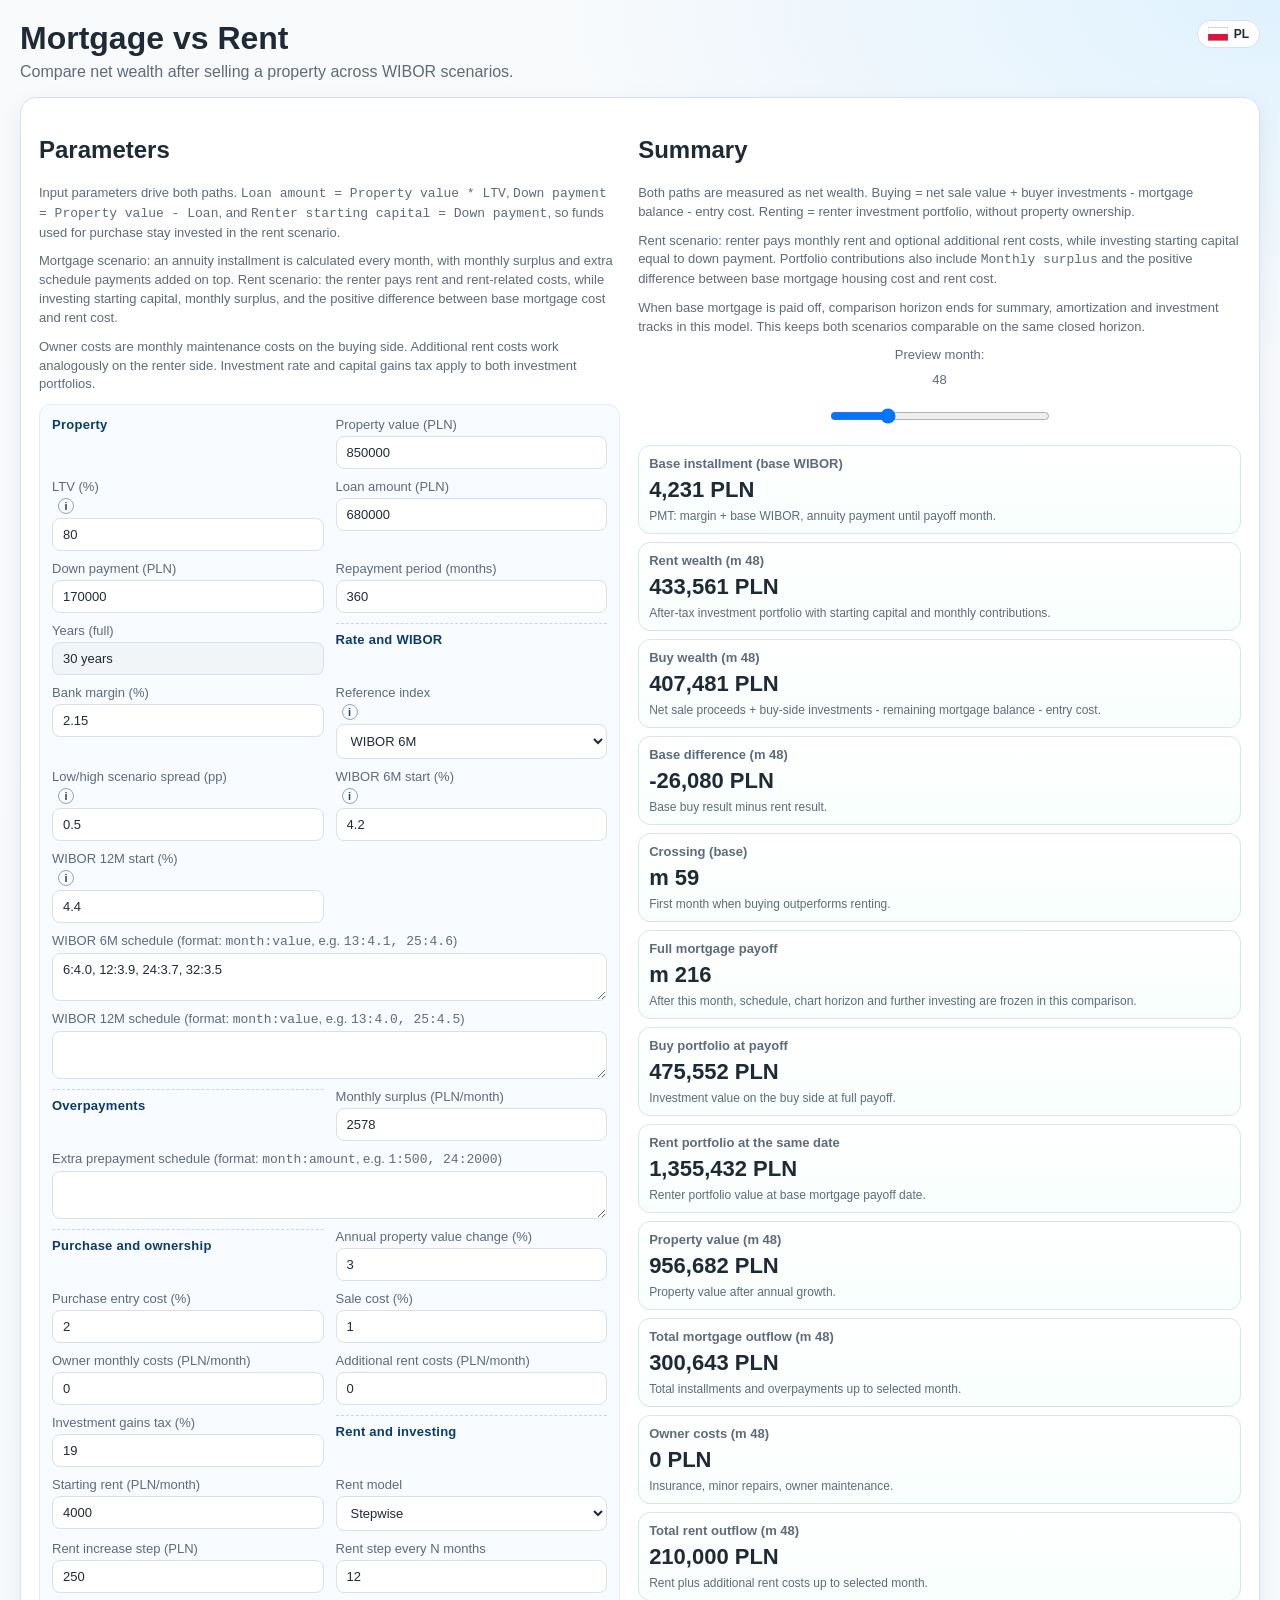
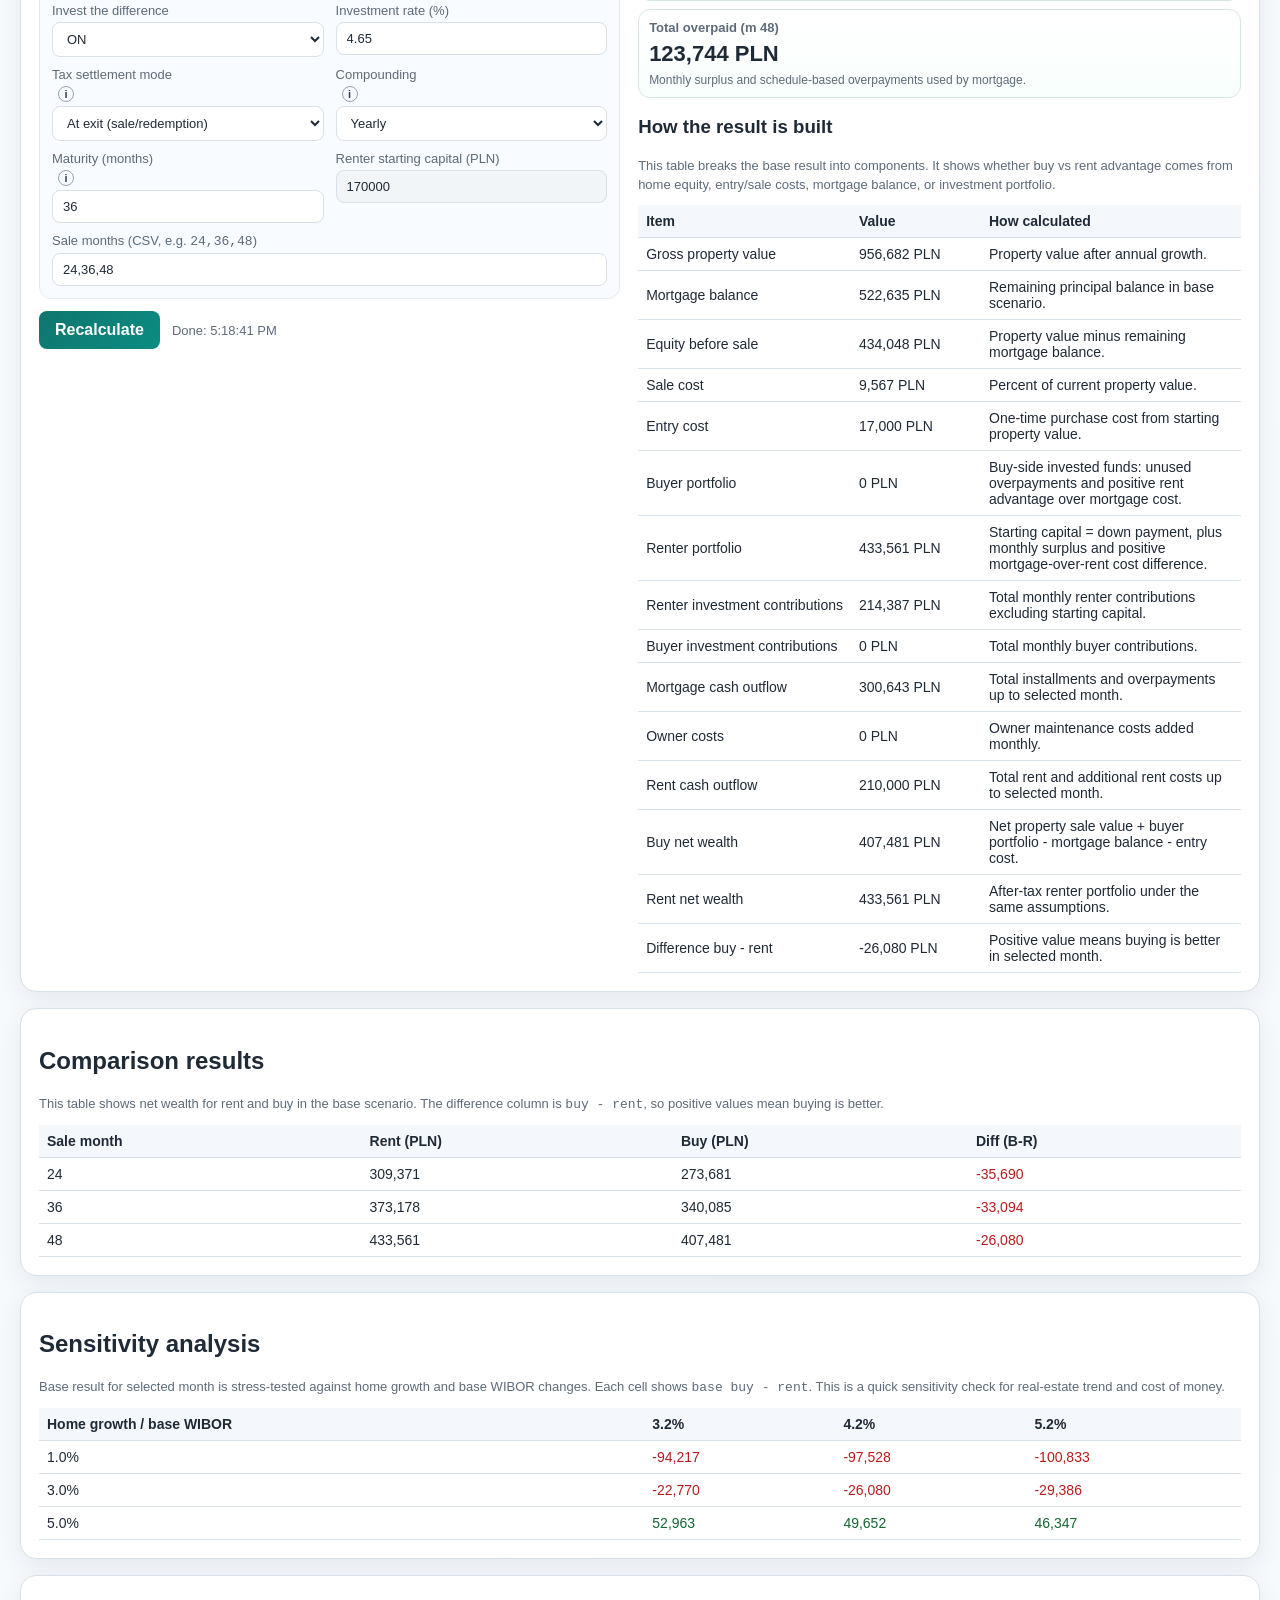
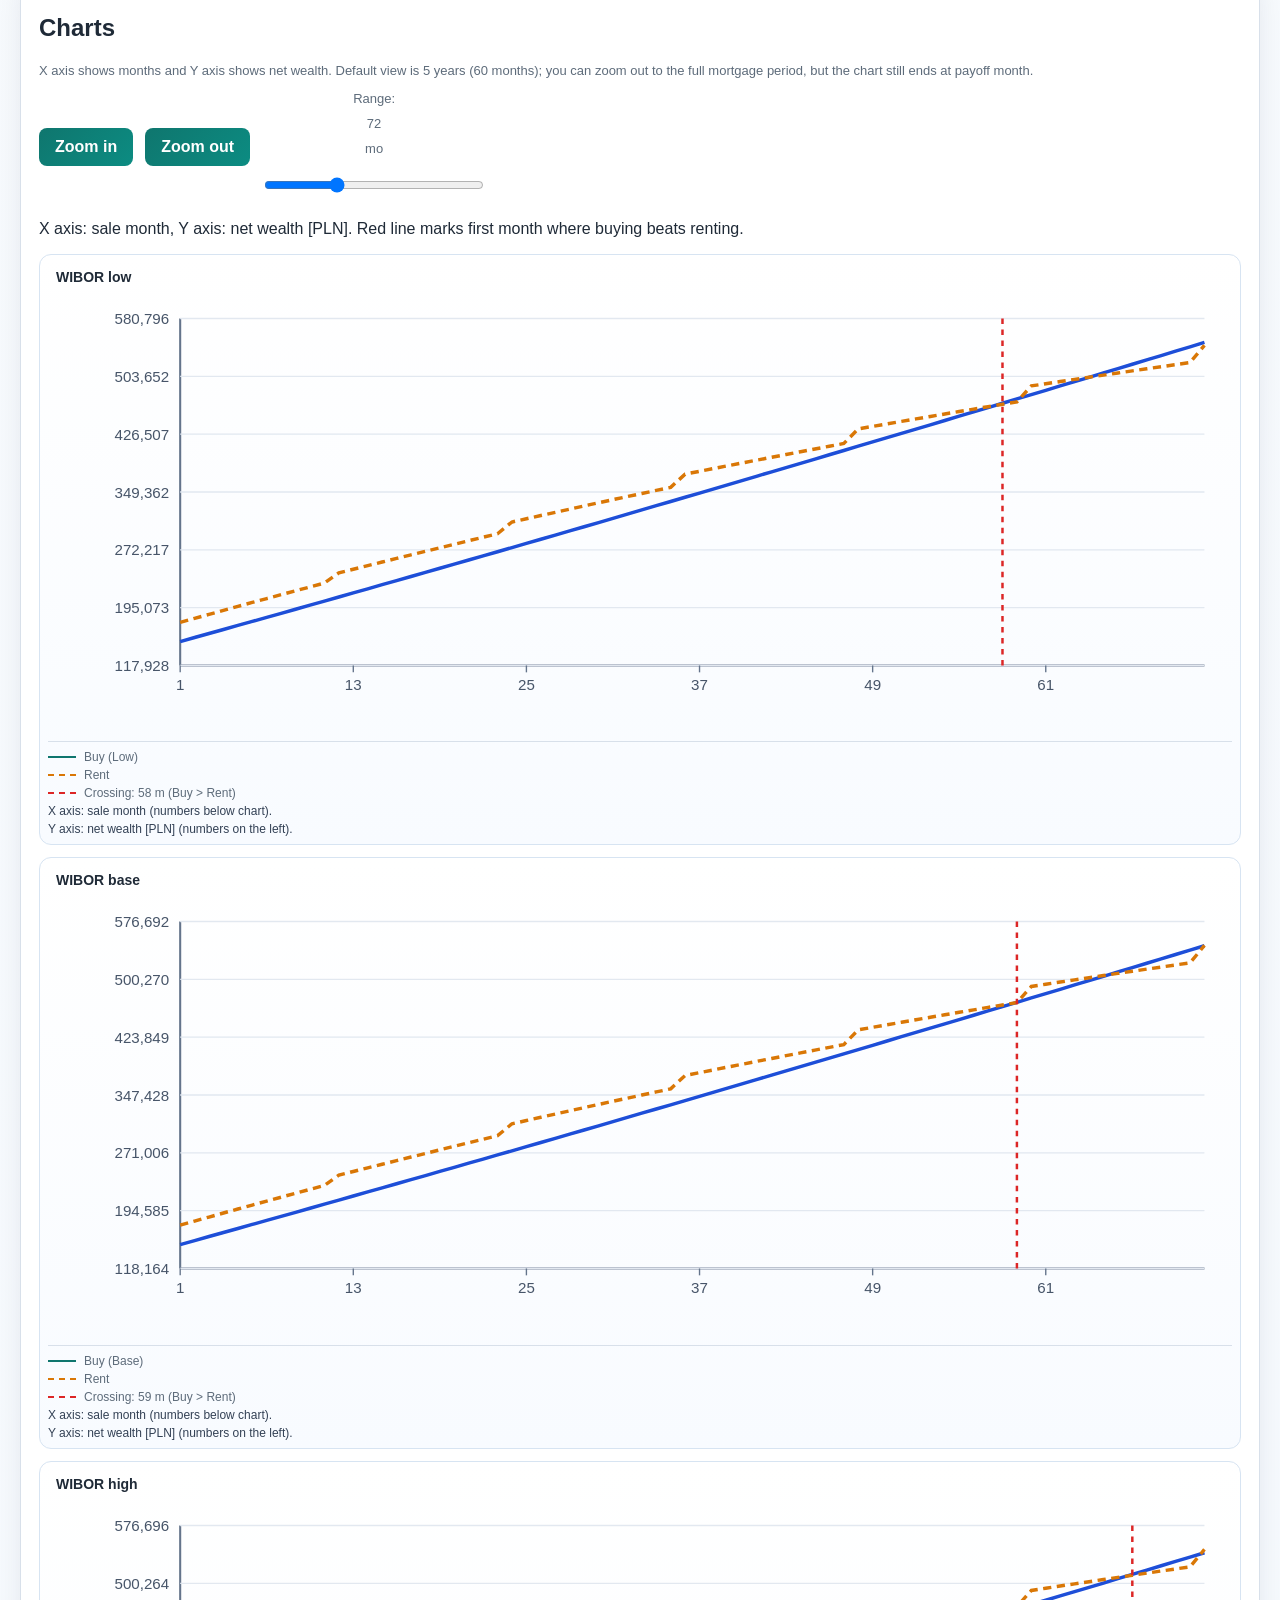
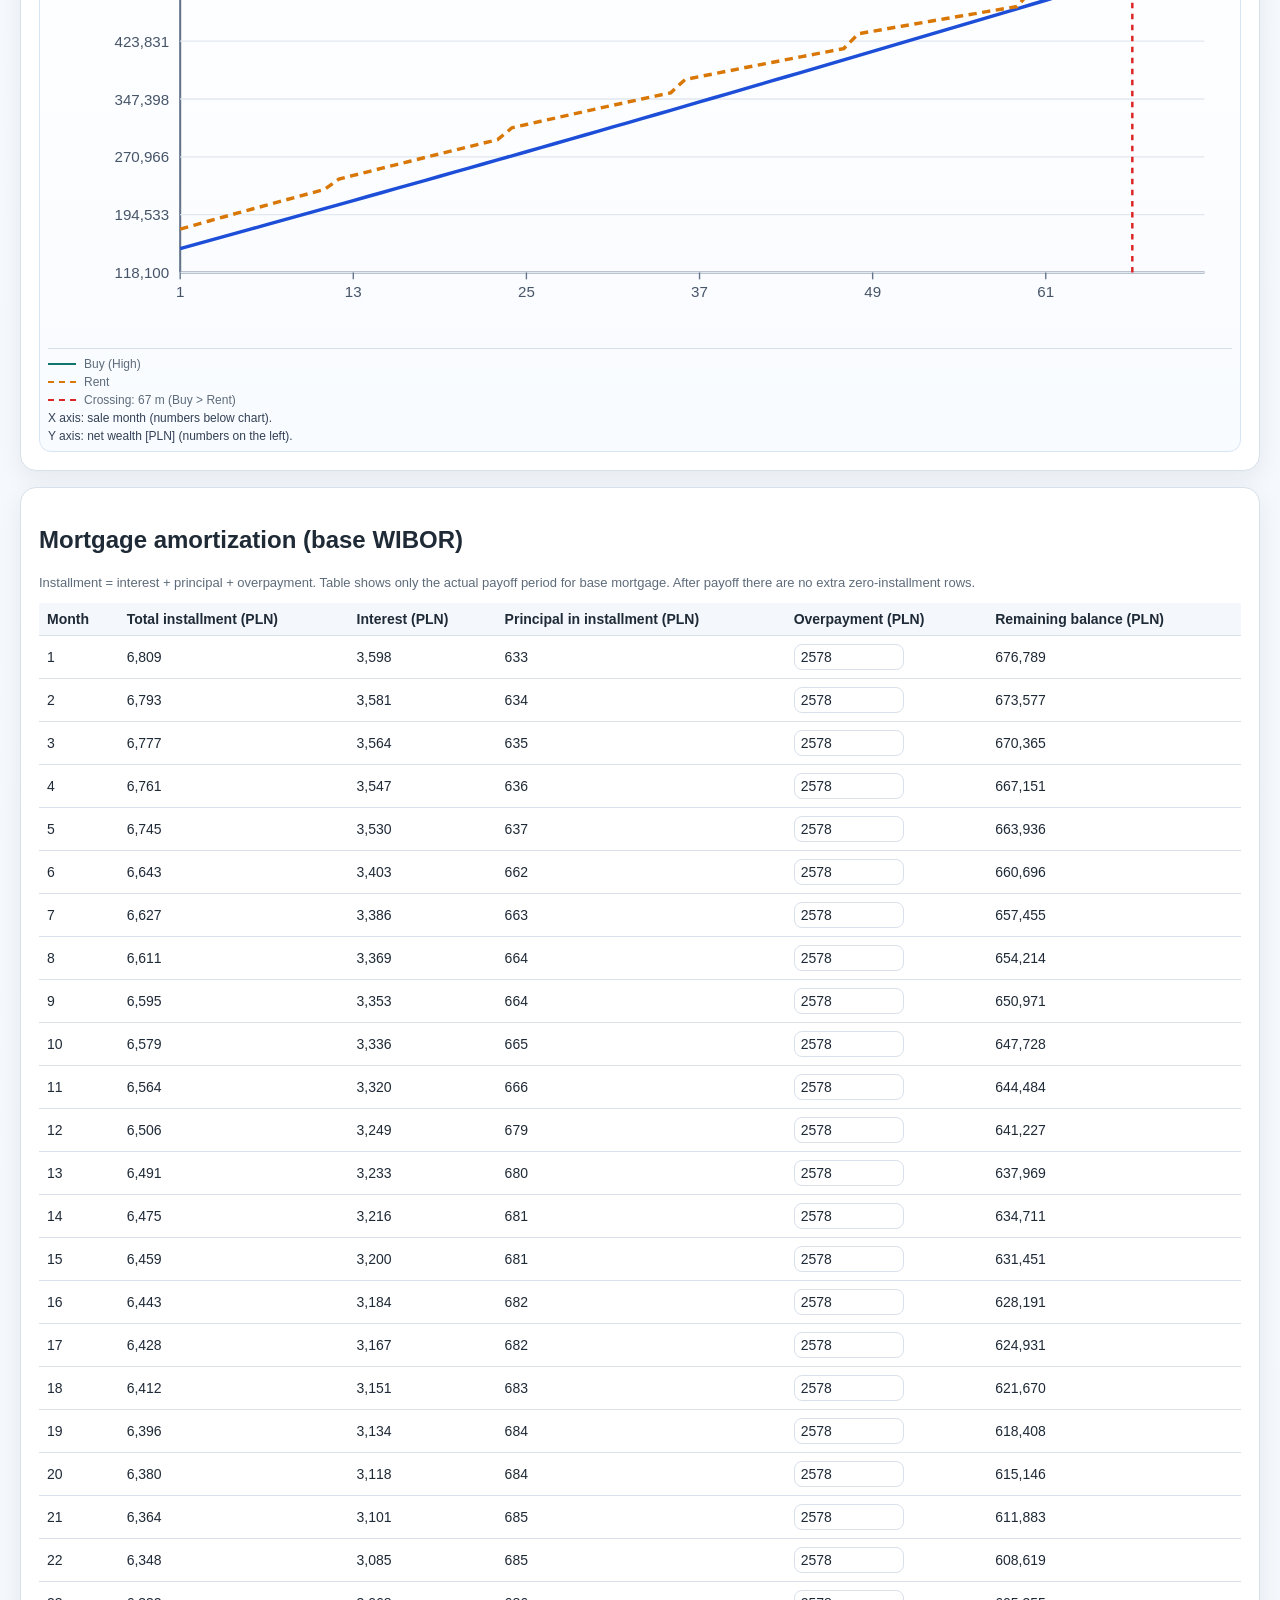
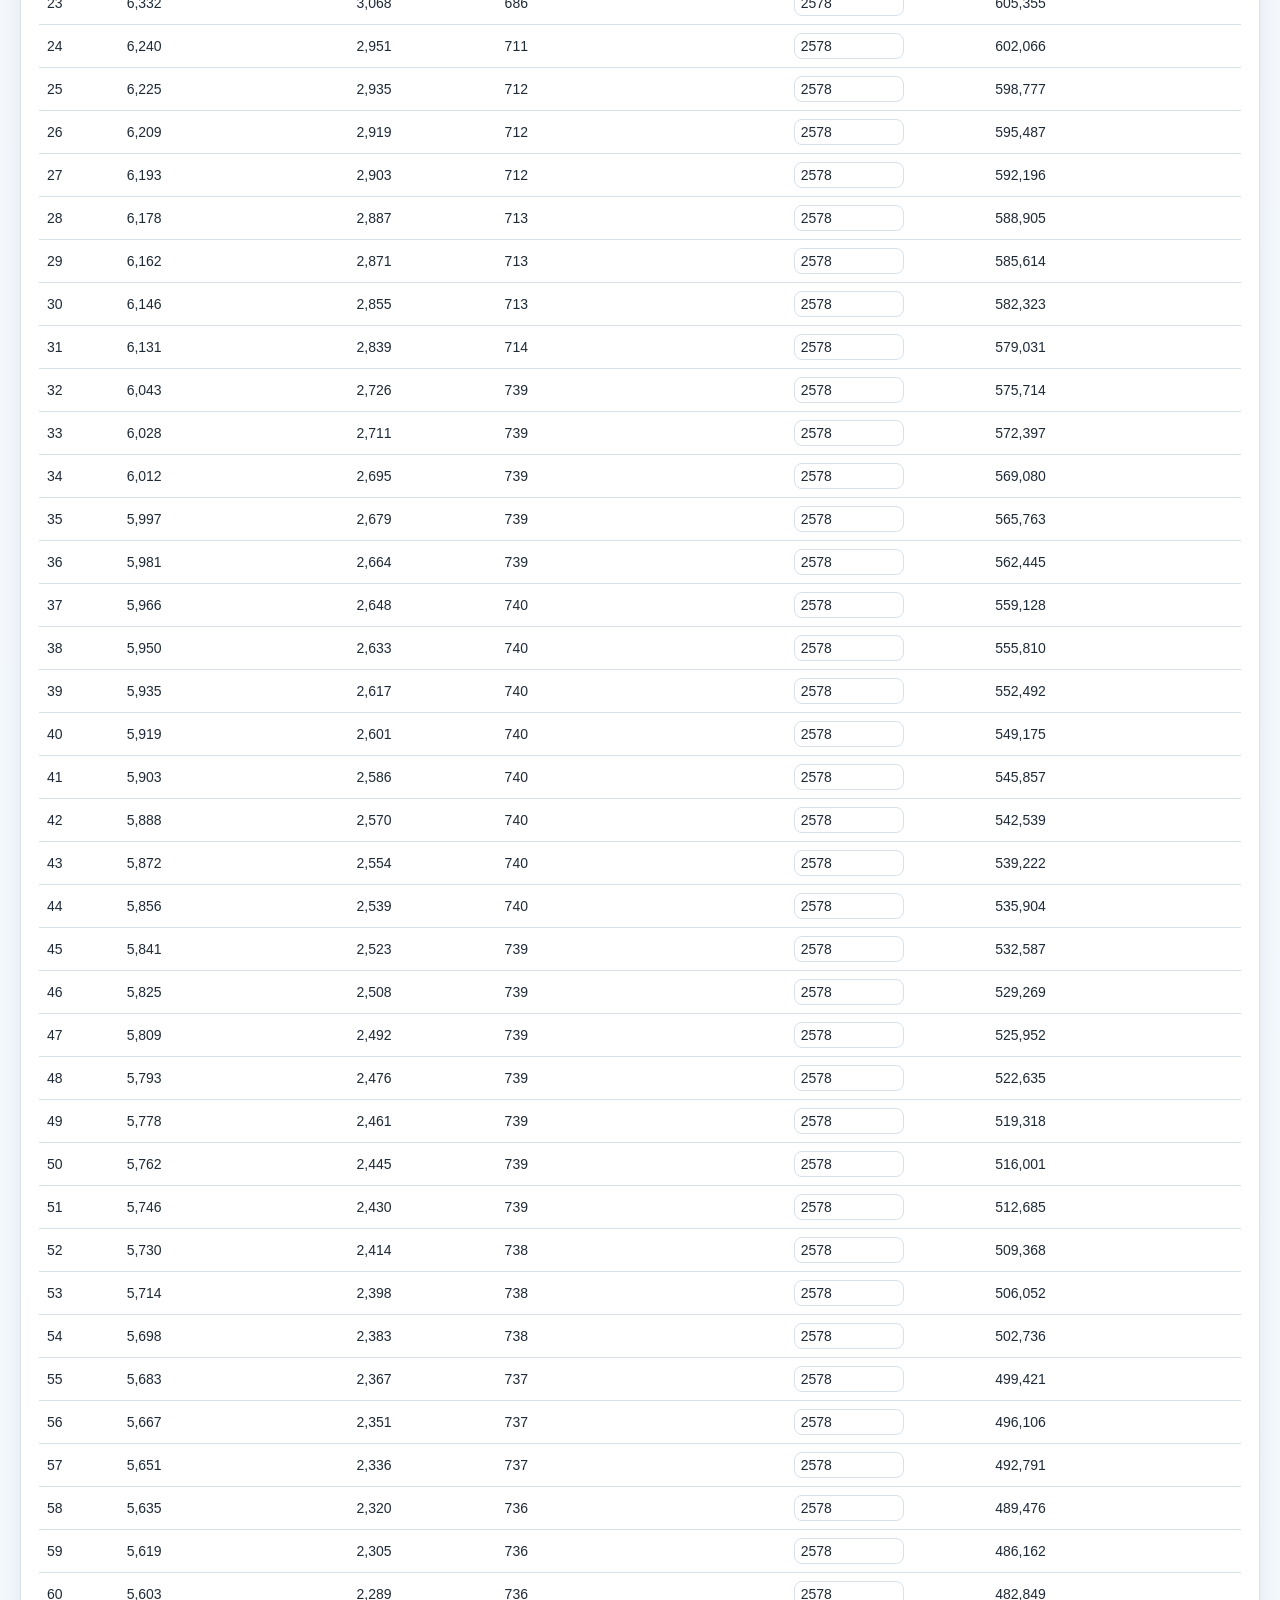
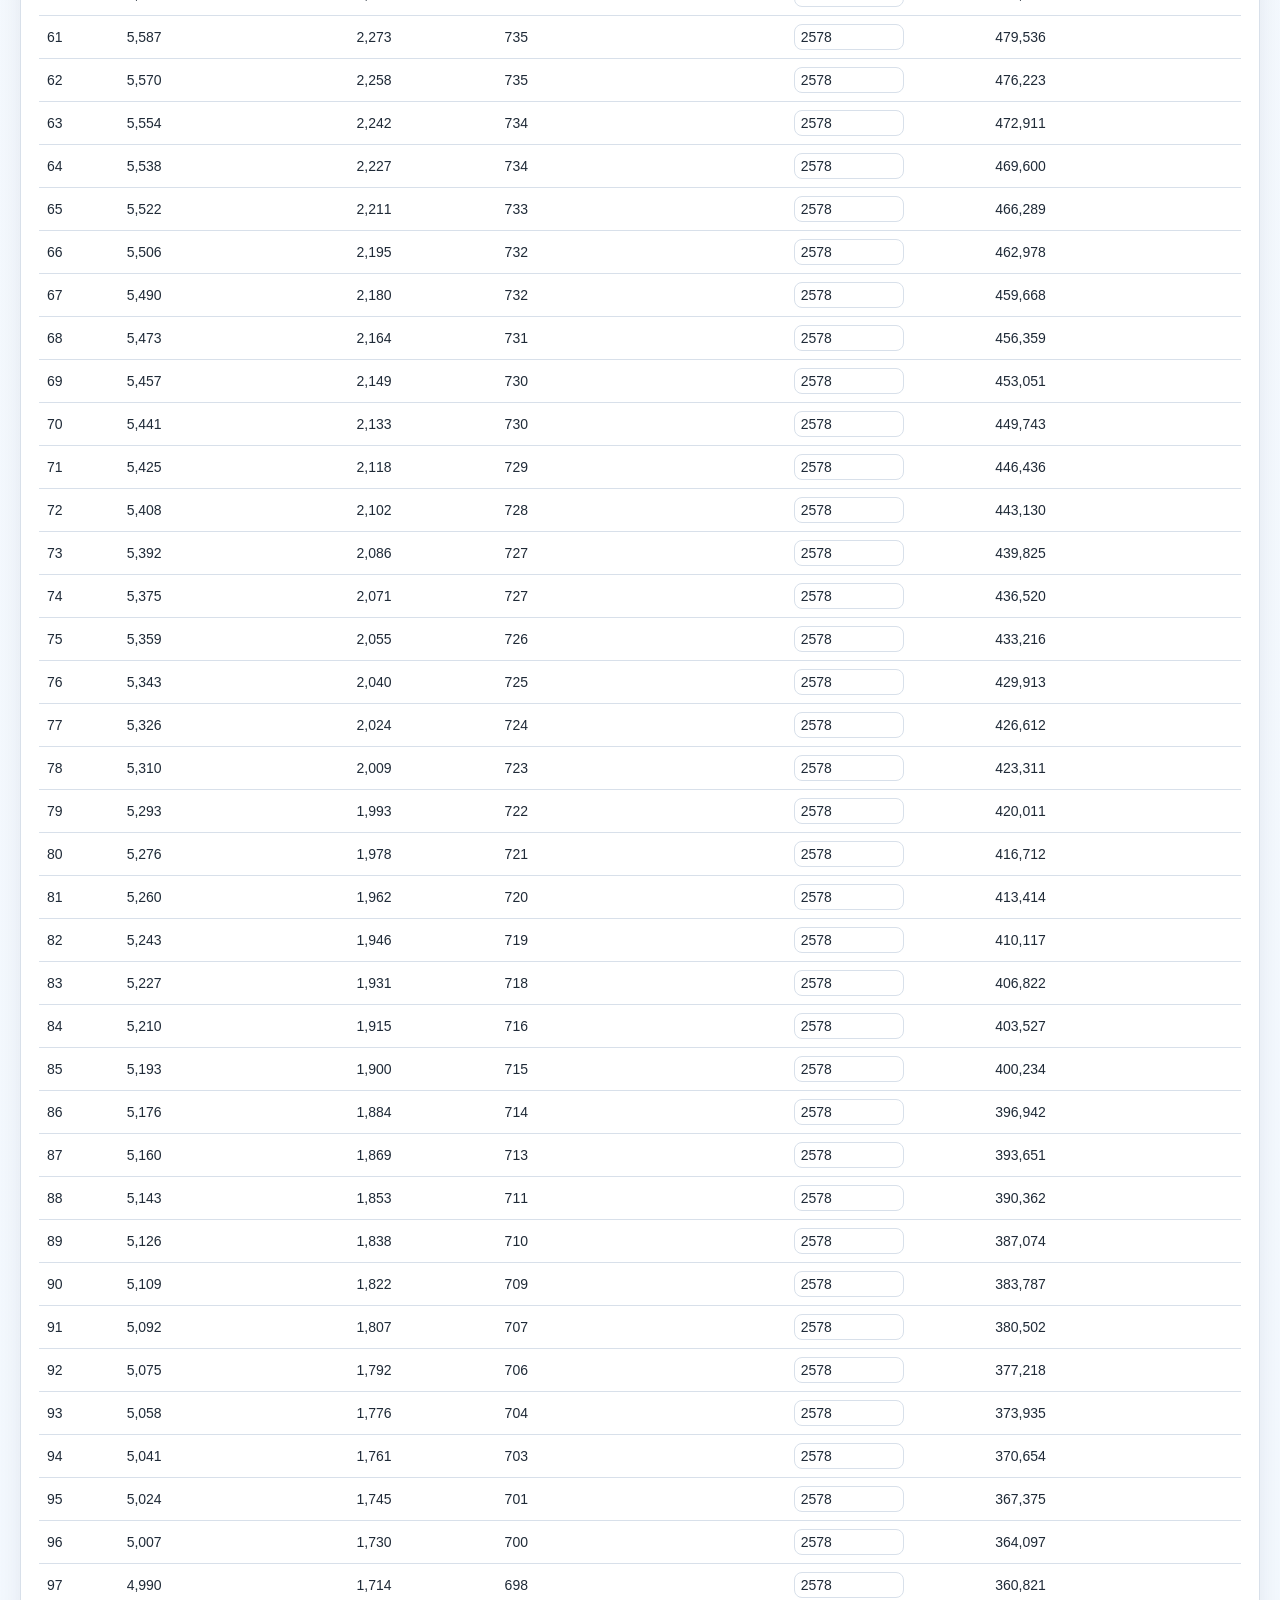
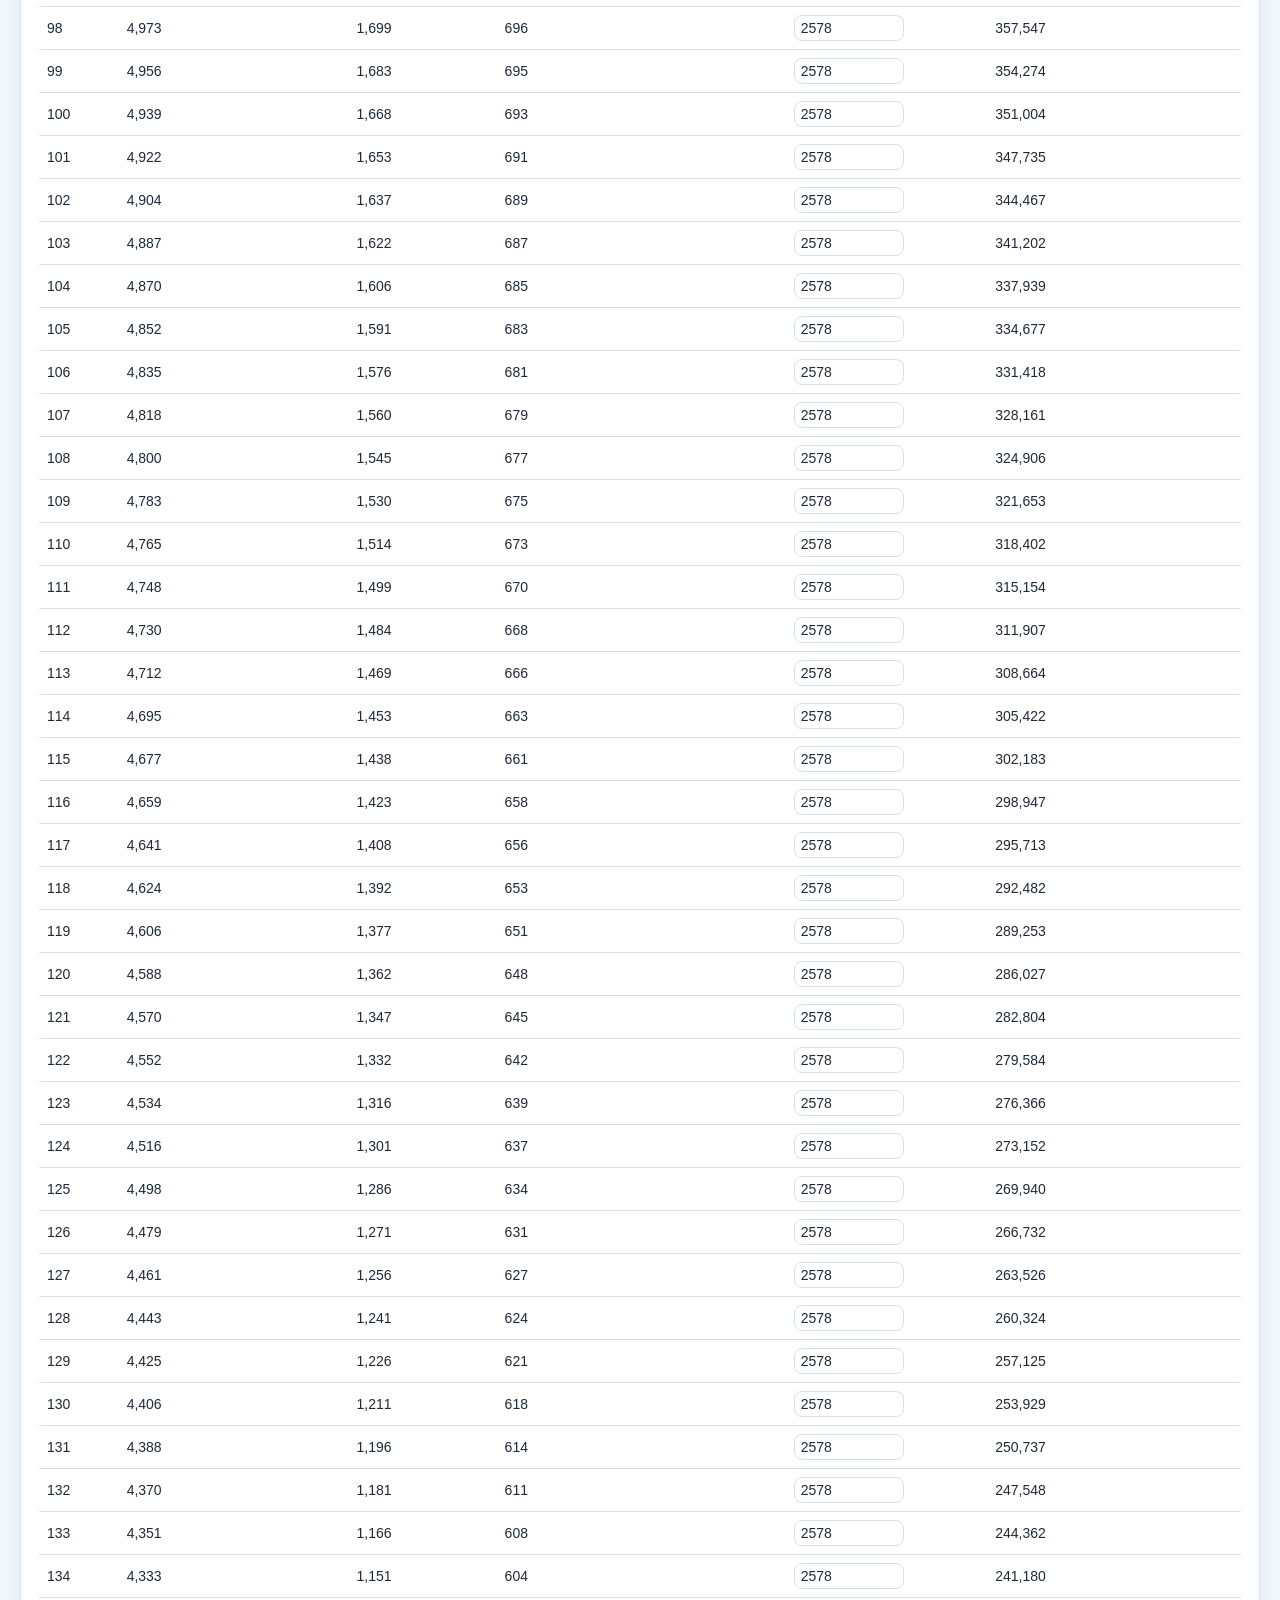
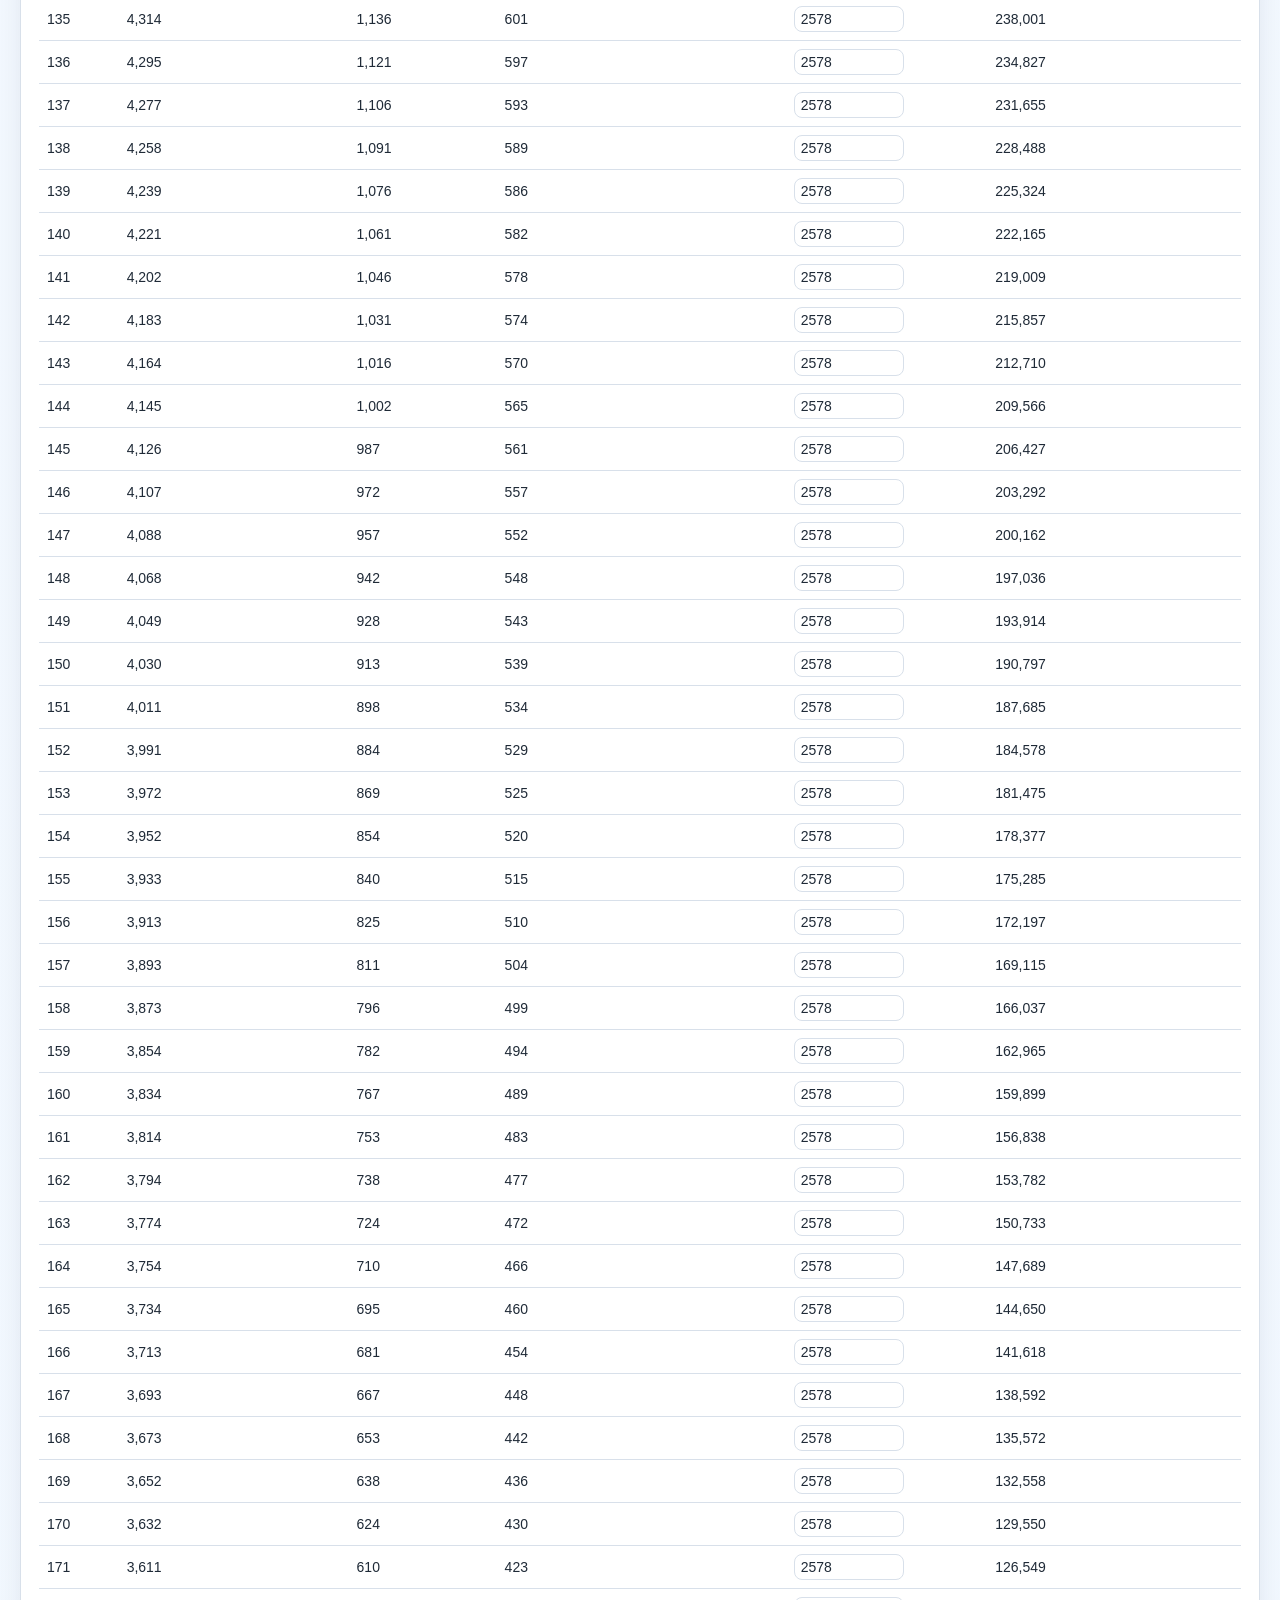
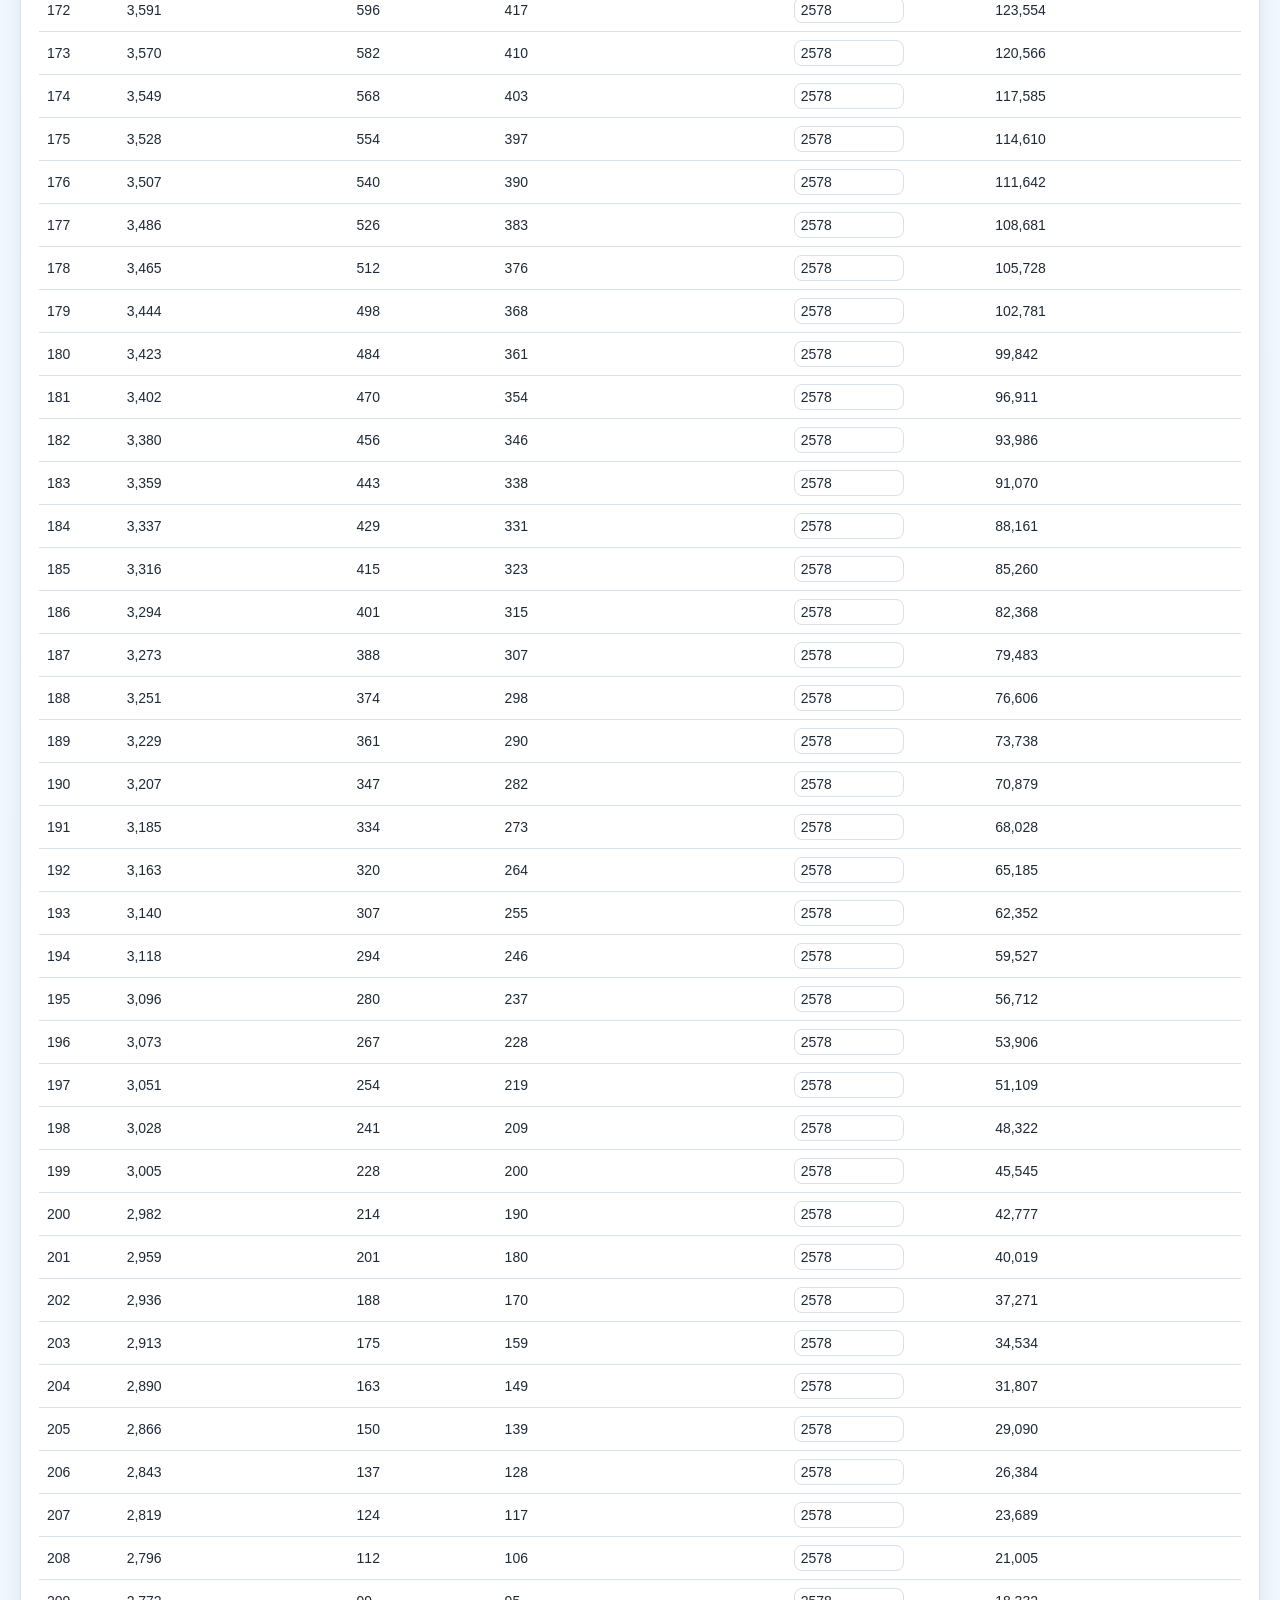
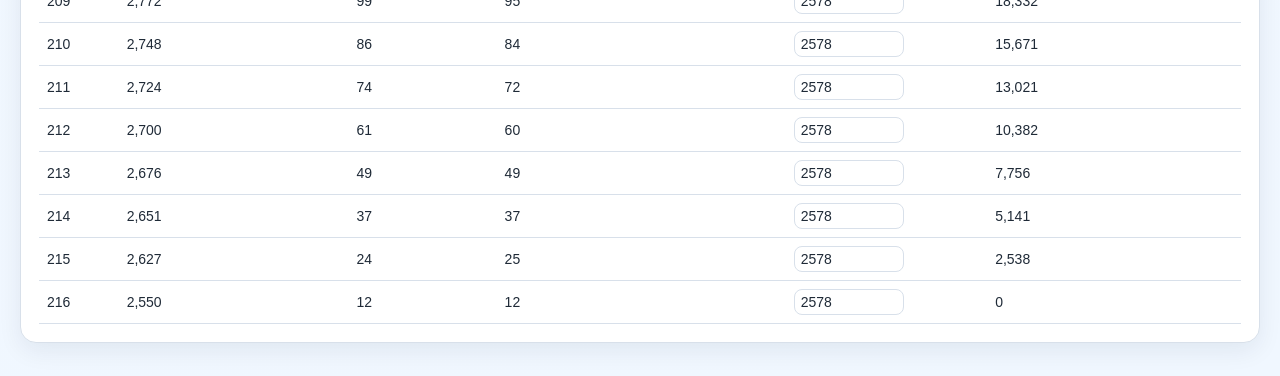
<file: index.html>
﻿<!doctype html>
<html lang="pl">
<head>
  <meta charset="UTF-8" />
  <meta name="viewport" content="width=device-width, initial-scale=1.0" />
  <title data-i18n="meta.title">Kredyt vs Wynajem</title>
  <link rel="stylesheet" href="styles.css" />
</head>
<body>
  <main class="app">
    <header class="hero">
      <h1 data-i18n="hero.title">Kredyt vs Wynajem</h1>
      <p data-i18n="hero.subtitle">Porownanie majatku netto po sprzedazy mieszkania dla scenariuszy WIBOR.</p>
      <button id="langSwitch" class="lang-switch" type="button" aria-label="Switch language">
        <span id="langSwitchFlag" class="lang-flag" aria-hidden="true"></span>
        <span id="langSwitchText">EN</span>
      </button>
    </header>

    <section class="panel grid-two">
      <div>
        <h2 data-i18n="section.params">Parametry</h2>
        <p class="explain" data-i18n="params.explain1">Parametry wejsciowe steruja obiema sciezkami. <code>Kwota kredytu = Wartosc * LTV</code>, <code>Wklad = Wartosc - Kredyt</code>, a <code>Kapital startowy najemcy = Wklad wlasny</code>, czyli srodki uzyte na zakup w scenariuszu najmu zostaja na starcie w portfelu inwestycyjnym.</p>
        <p class="explain" data-i18n="params.explain2">Scenariusz kredytu: co miesiac liczona jest rata annuitetowa, do ktorej moga dojsc miesieczne nadwyzki finansowe i dodatkowe nadplaty z harmonogramu. Scenariusz najmu: najemca placi czynsz i koszty najmu, a inwestuje kapital startowy, miesieczne nadwyzki oraz dodatnia roznice miedzy kosztem kredytu bazowego a kosztem najmu.</p>
        <p class="explain" data-i18n="params.explain3">Koszty wlasciciela to miesieczne koszty utrzymania po stronie kupujacego. Dodatkowe koszty najmu dzialaja analogicznie po stronie najemcy. Stopa inwestycji oraz podatek od zyskow dotycza obu portfeli inwestycyjnych.</p>
        <div class="form-grid">
          <div class="group-title full" data-i18n="group.property">Nieruchomosc</div>
          <label><span data-i18n="form.propertyValue">Wartosc nieruchomosci (PLN)</span><input id="propertyValue" type="number" value="850000" /></label>
          <label><span data-i18n="form.ltv">LTV (%)</span><span class="info-dot" data-i18n-title="info.ltv" title=""></span><input id="ltv" type="number" value="80" min="0" max="100" step="0.1" /></label>
          <label><span data-i18n="form.loanAmount">Kwota kredytu (PLN)</span><input id="loanAmount" type="number" value="749700" readonly /></label>
          <label><span data-i18n="form.downPayment">Wklad wlasny (PLN)</span><input id="downPayment" type="number" value="100300" readonly /></label>

          <label><span data-i18n="form.termMonths">Okres splaty (miesiace)</span><input id="termMonths" type="number" value="360" min="1" max="360" /></label>
          <label class="readonly"><span data-i18n="form.termYears">Lata (pelne)</span><input id="termYearsInfo" type="text" value="30 lat" readonly /></label>

          <div class="group-title full" data-i18n="group.rates">Stopa i WIBOR</div>
          <label><span data-i18n="form.margin">Marza (%)</span><input id="margin" type="number" value="2.15" step="0.01" /></label>
          <label><span data-i18n="form.referenceIndex">Indeks referencyjny</span><span class="info-dot" data-i18n-title="info.referenceIndex" title=""></span>
            <select id="referenceIndex">
              <option value="6M">WIBOR 6M</option>
              <option value="12M">WIBOR 12M</option>
            </select>
          </label>
          <label><span data-i18n="form.wiborSpread">Odchylenie scenariusza low/high (pp)</span><span class="info-dot" data-i18n-title="info.spread" title=""></span><input id="wiborSpread" type="number" value="0.5" step="0.01" min="0" /></label>
          <label><span data-i18n="form.wibor6m">WIBOR 6M start (%)</span><span class="info-dot" data-i18n-title="info.wibor6m" title=""></span><input id="wibor6m" type="number" value="4.2" step="0.01" /></label>
          <label><span data-i18n="form.wibor12m">WIBOR 12M start (%)</span><span class="info-dot" data-i18n-title="info.wibor12m" title=""></span><input id="wibor12m" type="number" value="4.4" step="0.01" /></label>
          <label class="full"><span data-i18n="form.wiborSchedule6m">Harmonogram WIBOR 6M (format: <code>miesiac:wartosc</code>, np. <code>13:4.1, 25:4.6</code>)</span>
            <textarea id="wiborSchedule6m" rows="2">6:4.0, 12:3.9, 24:3.7, 32:3.5</textarea>
          </label>
          <label class="full"><span data-i18n="form.wiborSchedule12m">Harmonogram WIBOR 12M (format: <code>miesiac:wartosc</code>, np. <code>13:4.0, 25:4.5</code>)</span>
            <textarea id="wiborSchedule12m" rows="2"></textarea>
          </label>
          <div class="group-title full" data-i18n="group.overpay">Nadplaty</div>
          <label><span data-i18n="form.monthlySurplus">Nadwyzki finansowe (PLN/mc)</span><input id="monthlySurplus" type="number" value="2578" min="0" /></label>

          <label class="full"><span data-i18n="form.overpaySchedule">Harmonogram dodatkowych nadplat (format: <code>miesiac:kwota</code>, np. <code>1:500, 24:2000</code>)</span>
            <textarea id="overpaySchedule" rows="2"></textarea>
          </label>

          <div class="group-title full" data-i18n="group.buyCosts">Zakup i utrzymanie</div>
          <label><span data-i18n="form.homeGrowth">Roczna zmiana wartosci mieszkania (%)</span><input id="homeGrowth" type="number" value="3" step="0.01" /></label>
          <label><span data-i18n="form.entryCost">Koszt wejscia w zakup (%)</span><input id="entryCost" type="number" value="2" step="0.01" /></label>
          <label><span data-i18n="form.saleCost">Koszt sprzedazy (%)</span><input id="saleCost" type="number" value="1" step="0.01" /></label>
          <label><span data-i18n="form.ownerMonthlyCosts">Koszty wlasciciela (PLN/mc)</span><input id="ownerMonthlyCosts" type="number" value="0" min="0" /></label>
          <label><span data-i18n="form.renterMonthlyExtras">Dodatkowe koszty najmu (PLN/mc)</span><input id="renterMonthlyExtras" type="number" value="0" min="0" /></label>
          <label><span data-i18n="form.investmentTaxRate">Podatek od zyskow inwestycji (%)</span><input id="investmentTaxRate" type="number" value="19" min="0" max="100" step="0.01" /></label>

          <div class="group-title full" data-i18n="group.rentInvest">Najem i inwestycje</div>
          <label><span data-i18n="form.rentStart">Najem startowy (PLN/mc)</span><input id="rentStart" type="number" value="4000" /></label>
          <label><span data-i18n="form.rentMode">Model najmu</span>
            <select id="rentMode">
              <option value="fixed" data-i18n="form.rentModeFixed">Staly</option>
              <option value="step" selected data-i18n="form.rentModeStep">Skokowy</option>
            </select>
          </label>
          <label><span data-i18n="form.rentStep">Skok najmu (PLN)</span><input id="rentStep" type="number" value="250" min="0" /></label>
          <label><span data-i18n="form.rentStepInterval">Skok najmu co ile miesiecy</span><input id="rentStepInterval" type="number" value="12" min="1" /></label>

          <label><span data-i18n="form.investMode">Inwestowanie roznicy</span>
            <select id="investMode">
              <option value="on" selected>ON</option>
              <option value="off">OFF</option>
            </select>
          </label>
          <label><span data-i18n="form.investRate">Stopa inwestycji (%)</span><input id="investRate" type="number" value="4.65" step="0.01" /></label>
          <label><span data-i18n="form.investTaxMode">Tryb rozliczenia podatku</span><span class="info-dot" data-i18n-title="info.investTaxMode" title=""></span>
            <select id="investmentTaxMode">
              <option value="exit" selected data-i18n="form.investTaxModeExit">Na wyjsciu (sprzedaz/wykup)</option>
              <option value="realized" data-i18n="form.investTaxModeRealized">Od zrealizowanych odsetek/kuponu</option>
            </select>
          </label>
          <label><span data-i18n="form.investCompounding">Kapitalizacja</span><span class="info-dot" data-i18n-title="info.investCompounding" title=""></span>
            <select id="investmentCompounding">
              <option value="monthly" data-i18n="form.investCompoundingMonthly">Miesieczna</option>
              <option value="yearly" selected data-i18n="form.investCompoundingYearly">Roczna</option>
              <option value="maturity" data-i18n="form.investCompoundingMaturity">Na zapadalnosci</option>
            </select>
          </label>
          <label><span data-i18n="form.investMaturityMonths">Termin wykupu (miesiace)</span><span class="info-dot" data-i18n-title="info.investMaturity" title=""></span><input id="investmentMaturityMonths" type="number" value="36" min="1" max="360" step="1" /></label>
          <label class="readonly"><span data-i18n="form.startingCapital">Kapital startowy najemcy (PLN)</span><input id="startingCapital" type="number" value="100300" readonly /></label>

          <label class="full"><span data-i18n="form.saleMonths">Miesiace sprzedazy (CSV, np. <code>24,36,48</code>)</span>
            <input id="saleMonths" type="text" value="24,36,48" />
          </label>
        </div>
        <div class="actions">
          <button id="recalcBtn" data-i18n="button.recalc">Przelicz</button>
          <span id="status"></span>
        </div>
      </div>

      <div>
        <h2 data-i18n="section.summary">Podsumowanie</h2>
        <p class="explain" data-i18n="summary.explain1">Obie sciezki liczymy jako majatek netto. Kupno = wartosc sprzedazy mieszkania netto + inwestycje po stronie kupujacego - saldo kredytu - koszt wejscia. Wynajem = portfel inwestycyjny najemcy, bez nieruchomosci.</p>
        <p class="explain" data-i18n="summary.explain2">Scenariusz wynajmu: najemca placi co miesiac czynsz i ewentualne dodatkowe koszty najmu, a rownolegle inwestuje kapital startowy rowny wkladowi wlasnemu. Do portfela trafiaja tez <code>Nadwyzki finansowe</code> oraz dodatnia roznica miedzy kosztem mieszkania przy kredycie bazowym a kosztem najmu.</p>
        <p class="explain" data-i18n="summary.explain3">Jesli kredyt bazowy zostaje splacony, konczy sie horyzont porownania dla podsumowania, harmonogramu i toru inwestowania w tym modelu. To pozwala porownywac oba scenariusze na tym samym zamknietym horyzoncie.</p>
        <div class="summary-controls">
          <label><span data-i18n="summary.previewMonth">Miesiac podgladu:</span> <span id="summaryMonthLabel">48</span>
            <input id="summaryMonth" type="range" min="1" max="360" value="48" step="1" />
          </label>
        </div>
        <div id="summary" class="summary"></div>

        <h3 data-i18n="diagnostics.title">Jak powstal wynik</h3>
        <p class="explain" data-i18n="diagnostics.explain">Tabela rozklada wynik bazowy na skladniki. Dzieki temu widac, czy przewaga kupna albo wynajmu wynika z equity mieszkania, kosztow wejscia, wysokosci salda kredytu czy z portfela inwestycyjnego.</p>
        <div class="table-wrap diagnostics-wrap">
          <table id="diagnosticsTable">
            <thead>
              <tr>
                <th data-i18n="diagnostics.col.item">Element</th>
                <th data-i18n="diagnostics.col.value">Wartosc</th>
                <th data-i18n="diagnostics.col.how">Jak liczona</th>
              </tr>
            </thead>
            <tbody></tbody>
          </table>
        </div>
      </div>
    </section>

    <section class="panel">
      <h2 data-i18n="section.results">Wyniki porownania</h2>
      <p class="explain" data-i18n="results.explain">Tabela pokazuje majatek netto dla wynajmu oraz kupna w scenariuszach niski/bazowy/wysoki. Kolumny roznic to <code>kupno - wynajem</code>, wiec dodatnia wartosc oznacza przewage zakupu.</p>
      <div class="table-wrap">
        <table id="resultsTable">
          <thead>
            <tr>
              <th data-i18n="results.col.month">Miesiac sprzedazy</th>
              <th data-i18n="results.col.rent">Wynajem (PLN)</th>
              <th data-i18n="results.col.buyBase">Kupno (PLN)</th>
              <th data-i18n="results.col.diffBase">Roznica (K-W)</th>
            </tr>
          </thead>
          <tbody></tbody>
        </table>
      </div>
    </section>

    <section class="panel">
      <h2 data-i18n="section.sensitivity">Analiza wrazliwosci</h2>
      <p class="explain" data-i18n="sensitivity.explain">Sprawdzamy wynik bazowy dla wybranego miesiaca przy zmianie wzrostu wartosci mieszkania oraz bazowego WIBOR. W komorce widzisz roznice: <code>kupno bazowe - wynajem</code>. To szybka analiza, jak wrazliwy jest wynik na zmiane rynku nieruchomosci i kosztu pieniadza.</p>
      <div class="table-wrap">
        <table id="sensitivityTable">
          <thead></thead>
          <tbody></tbody>
        </table>
      </div>
    </section>

    <section class="panel">
      <h2 data-i18n="section.charts">Wykresy</h2>
      <p class="explain" data-i18n="charts.explain1">Na osi X sa miesiace, na osi Y majatek netto. Domyslnie widok 5 lat (60 miesiecy), mozna oddalic do pelnego okresu kredytu, ale kazdy wykres i tak konczy sie w miesiacu pelnej splaty danego scenariusza.</p>
      <div class="zoom-bar">
        <button id="zoomInBtn" type="button" data-i18n="charts.zoomIn">Przybliz</button>
        <button id="zoomOutBtn" type="button" data-i18n="charts.zoomOut">Oddal</button>
        <label><span data-i18n="charts.range">Zakres:</span> <span id="viewMonthsLabel">60</span> <span data-i18n="charts.monthShort">m-cy</span>
          <input id="viewMonths" type="range" min="12" max="360" value="60" step="12" />
        </label>
      </div>
      <p data-i18n="charts.explain2">Os X: miesiac sprzedazy, os Y: majatek netto [PLN]. Czerwona linia oznacza pierwszy miesiac, gdy kupno &gt; wynajem.</p>
      <div class="chart-grid">
        <div class="chart-card">
          <h3 data-i18n="charts.low">WIBOR niski</h3>
          <div id="chartLow"></div>
        </div>
        <div class="chart-card">
          <h3 data-i18n="charts.base">WIBOR bazowy</h3>
          <div id="chartBase"></div>
        </div>
        <div class="chart-card">
          <h3 data-i18n="charts.high">WIBOR wysoki</h3>
          <div id="chartHigh"></div>
        </div>
      </div>
    </section>

    <section class="panel">
      <h2 data-i18n="section.amortization">Harmonogram kredytu (WIBOR bazowy)</h2>
      <p class="explain" data-i18n="amortization.explain">Rata = odsetki + kapital + nadplata. Tabela pokazuje wylacznie realny okres splaty kredytu bazowego. Po splacie nie ma juz kolejnych wierszy z zerowymi ratami.</p>
      <div class="table-wrap amortization-wrap">
        <table id="amortizationTable">
          <thead>
            <tr>
              <th data-i18n="amortization.col.month">Miesiac</th>
              <th data-i18n="amortization.col.total">Rata calkowita (PLN)</th>
              <th data-i18n="amortization.col.interest">Odsetki (PLN)</th>
              <th data-i18n="amortization.col.principal">Kapital w racie (PLN)</th>
              <th data-i18n="amortization.col.overpay">Nadplata (PLN)</th>
              <th data-i18n="amortization.col.balance">Pozostalo do splaty (PLN)</th>
            </tr>
          </thead>
          <tbody></tbody>
        </table>
      </div>
    </section>
  </main>

  <script src="app.js"></script>
</body>
</html>
</file>
<file: styles.css>
﻿:root {
  --bg: #f7f9fc;
  --panel: #ffffff;
  --ink: #1f2a37;
  --muted: #5d6b7a;
  --line: #d8e0ea;
  --accent: #0f766e;
  --accent-2: #0ea5e9;
  --buy: #0f766e;
  --rent: #d97706;
  --cross: #dc2626;
  --danger: #b91c1c;
}

* { box-sizing: border-box; }

body {
  margin: 0;
  font-family: "Segoe UI", Tahoma, sans-serif;
  background: radial-gradient(1200px 600px at 20% -10%, #dff8f3 0%, transparent 60%),
    radial-gradient(1200px 600px at 100% 0%, #e0f2fe 0%, transparent 60%),
    linear-gradient(160deg, #f8fafc 0%, #f0f7ff 100%);
  color: var(--ink);
}

.app {
  max-width: 1360px;
  margin: 0 auto;
  padding: 20px;
}

.hero {
  position: relative;
}

.hero h1 { margin: 0 0 6px; }
.hero p { margin: 0 0 16px; color: var(--muted); }

.panel {
  background: var(--panel);
  border: 1px solid var(--line);
  border-radius: 16px;
  padding: 18px;
  margin-bottom: 16px;
  box-shadow: 0 8px 24px rgba(20, 35, 50, 0.07);
}

.explain {
  margin: 0 0 10px;
  font-size: 13px;
  color: var(--muted);
  line-height: 1.45;
}

.grid-two {
  display: grid;
  grid-template-columns: 2fr 1fr;
  gap: 18px;
}

.form-grid {
  display: grid;
  grid-template-columns: repeat(2, minmax(180px, 1fr));
  gap: 10px 12px;
  background: #f8fbff;
  border: 1px solid #e2ebf5;
  padding: 12px;
  border-radius: 12px;
}

.group-title {
  font-weight: 700;
  font-size: 13px;
  letter-spacing: 0.02em;
  color: #0b3b68;
  border-top: 1px dashed #c7d8ea;
  padding-top: 8px;
}

.form-grid .group-title:first-child {
  border-top: 0;
  padding-top: 0;
}

label {
  display: flex;
  flex-direction: column;
  font-size: 13px;
  color: var(--muted);
  gap: 4px;
}

label.full { grid-column: 1 / -1; }
label.readonly input { background: #f2f5f8; }

input, select, textarea, button {
  font: inherit;
}

input, select, textarea {
  border: 1px solid var(--line);
  border-radius: 8px;
  padding: 8px 10px;
  color: var(--ink);
  background: #fff;
}

textarea { resize: vertical; }

.actions {
  margin-top: 12px;
  display: flex;
  align-items: center;
  gap: 12px;
  flex-wrap: wrap;
}

button {
  border: 0;
  border-radius: 8px;
  padding: 10px 16px;
  background: linear-gradient(135deg, var(--accent), #0c8c82);
  color: #fff;
  cursor: pointer;
  font-weight: 600;
}

button:hover {
  filter: brightness(1.05);
}

#status {
  color: var(--muted);
  font-size: 13px;
}

.summary {
  display: grid;
  gap: 8px;
  grid-template-columns: 1fr;
  margin-bottom: 12px;
}

.summary-controls {
  margin-bottom: 10px;
}

.summary-controls label,
.zoom-bar label {
  display: flex;
  align-items: center;
  gap: 10px;
  flex-wrap: wrap;
}

.summary-controls input[type="range"],
.zoom-bar input[type="range"] {
  width: 220px;
}

.kpi {
  border: 1px solid #d5e8e4;
  border-radius: 12px;
  padding: 10px;
  background: linear-gradient(180deg, #ffffff 0%, #f8fffc 100%);
}

.kpi h4 {
  margin: 0 0 6px;
  font-size: 13px;
  color: var(--muted);
}

.kpi p {
  margin: 0;
  font-size: 22px;
  font-weight: 700;
}

.kpi small {
  display: block;
  margin-top: 6px;
  color: var(--muted);
  font-size: 12px;
}

.table-wrap {
  overflow-x: auto;
}

.diagnostics-wrap td:nth-child(1) {
  min-width: 180px;
}

.diagnostics-wrap td:nth-child(2),
.diagnostics-wrap th:nth-child(2) {
  min-width: 130px;
}

.diagnostics-wrap td:nth-child(3) {
  white-space: normal;
  min-width: 260px;
}

table {
  width: 100%;
  border-collapse: collapse;
  font-size: 14px;
}

th, td {
  border-bottom: 1px solid var(--line);
  text-align: left;
  padding: 8px;
  white-space: nowrap;
}

th {
  background: #f4f7fb;
}

.positive { color: #166534; }
.negative { color: var(--danger); }

.zoom-bar {
  display: flex;
  flex-wrap: wrap;
  gap: 8px 12px;
  align-items: center;
  margin-bottom: 8px;
}

.chart-grid {
  display: grid;
  grid-template-columns: 1fr;
  gap: 12px;
}

.chart-card {
  border: 1px solid #d7e4f2;
  border-radius: 12px;
  padding: 8px;
  background: linear-gradient(180deg, #ffffff 0%, #f8fbff 100%);
}

.chart-card h3 {
  margin: 6px 8px;
  font-size: 14px;
}

svg {
  width: 100%;
  height: auto;
  display: block;
}

.chart-legend-out {
  margin-top: 10px;
  border-top: 1px solid var(--line);
  padding-top: 8px;
  display: grid;
  gap: 4px;
  font-size: 12px;
  color: var(--muted);
}

.legend-row {
  display: flex;
  align-items: center;
  gap: 8px;
}

.legend-line {
  display: inline-block;
  width: 28px;
  height: 0;
  border-top: 2px solid #64748b;
}

.legend-line.buy {
  border-top-color: var(--buy);
}

.legend-line.rent {
  border-top-color: var(--rent);
  border-top-style: dashed;
}

.legend-line.cross {
  border-top-color: var(--cross);
  border-top-style: dashed;
}

.legend-note {
  color: #334155;
}

.hero {
  position: relative;
}

.lang-switch {
  position: absolute;
  right: 0;
  top: 0;
  border: 1px solid var(--line);
  background: #ffffff;
  color: #1f2937;
  padding: 6px 10px;
  border-radius: 20px;
  font-size: 12px;
  display: inline-flex;
  align-items: center;
  gap: 6px;
}

.lang-switch:hover {
  background: #f8fafc;
}

@media (max-width: 980px) {
  .grid-two { grid-template-columns: 1fr; }
  .form-grid { grid-template-columns: 1fr; }
}


.info-dot {
  position: relative;
  display: inline-flex;
  align-items: center;
  justify-content: center;
  width: 16px;
  height: 16px;
  border-radius: 50%;
  border: 1px solid #94a3b8;
  color: #334155;
  font-size: 11px;
  line-height: 1;
  cursor: help;
  margin-left: 6px;
}

.info-dot::before {
  content: "i";
  font-weight: 700;
}

.info-dot::after {
  content: attr(data-tooltip);
  position: absolute;
  left: 50%;
  bottom: calc(100% + 8px);
  transform: translateX(-50%) translateY(4px);
  opacity: 0;
  pointer-events: none;
  min-width: 180px;
  max-width: 260px;
  white-space: normal;
  background: #0f172a;
  color: #f8fafc;
  border-radius: 8px;
  padding: 8px 10px;
  font-size: 12px;
  line-height: 1.35;
  box-shadow: 0 8px 20px rgba(15, 23, 42, 0.35);
  z-index: 25;
  transition: opacity 0.12s ease, transform 0.12s ease;
}

.info-dot:hover::after,
.info-dot:focus-visible::after {
  opacity: 1;
  transform: translateX(-50%) translateY(0);
}


.overpay-edit {
  width: 110px;
  padding: 4px 6px;
}


.lang-flag {
  display: inline-flex;
  width: 20px;
  height: 14px;
  line-height: 0;
}

.lang-flag svg {
  display: block;
}
</file>
